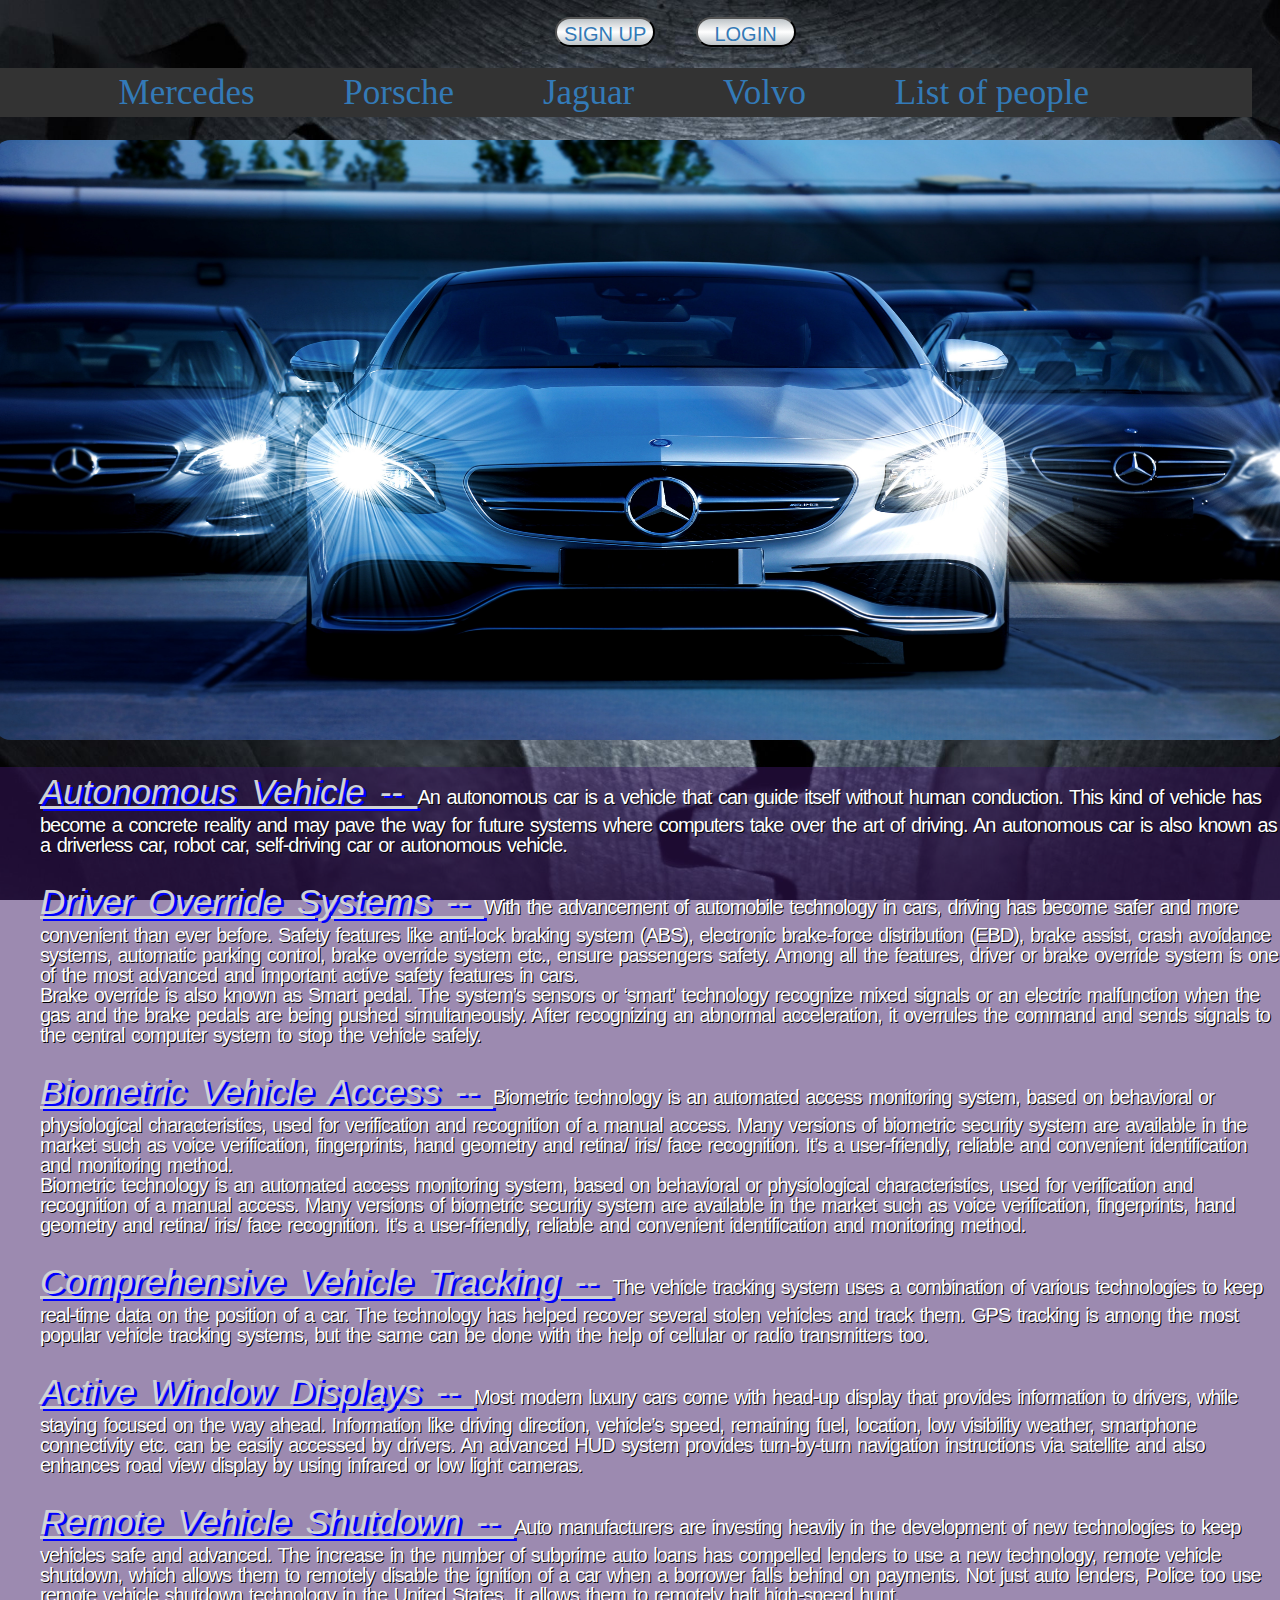
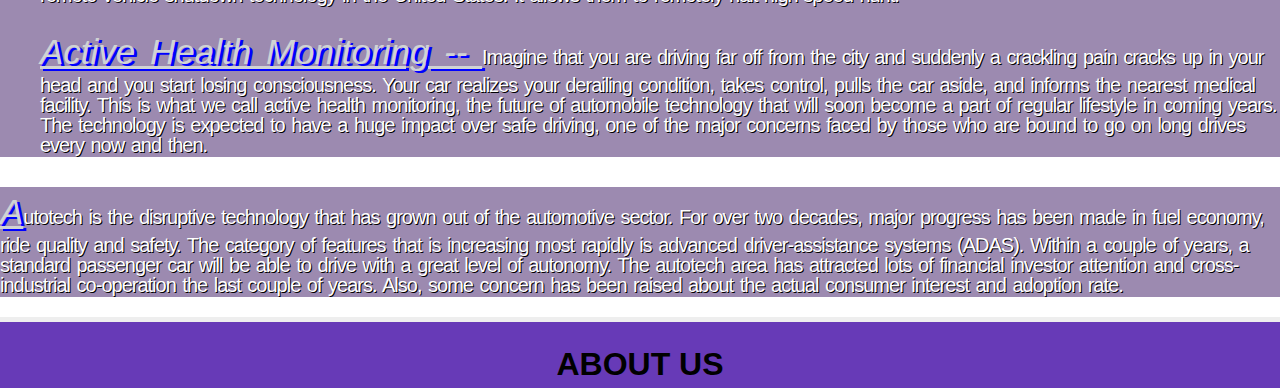
<file: index.html>
<!DOCTYPE html>
<html>
	<link rel="icon" type="image/.png" href="./res/icons/favicon.png">
	<head>
  <meta charset="utf-8">
  <meta name="viewport" content="width=device-width, initial-scale=1">
  <link rel="stylesheet" href="https://maxcdn.bootstrapcdn.com/bootstrap/3.4.0/css/bootstrap.min.css">
  <script src="https://ajax.googleapis.com/ajax/libs/jquery/3.4.1/jquery.min.js"></script>
  <script src="https://maxcdn.bootstrapcdn.com/bootstrap/3.4.0/js/bootstrap.min.js"></script>
		<link rel="stylesheet" type="text/css" href="./css/style.css">
		  	<title>
			   Cars
		    </title>
		    <br>

		    <div class="p">	
			<ul class="q">		
	            
              <a href="./html/signup.html"><button class="button"  >SIGN UP</button></a>
	              <a href="./html/login.html"><button class="button">LOGIN</button></a>
			</ul>
			</div>
		    
			<br>
		
			</head>
		    <meta charset="UTF-8">
	
		
	

		<div class="hu">
		<ul class="h">
      <li class="c"><a href="./html/mercedes.html" target="self" class="links">Mercedes</a></li>
      <li class="c"><a href="./html/porsche.html" target="self" class="links">Porsche</a></li>     
      <li class="c"><a href="./html/jaguar.html" target="self" class="links">Jaguar</font></a></li> 
      <li class="c"><a href="./html/volvo.html" target="self" class="links">Volvo</a></li> 
	   <li class="c"><a href=".\html\apitesting.html" target="self" class="links">List of people</a></li><br>
		</ul> 
		</div>            
</head>


<body class="all">

    	<div class="slideshow">
        <img class="mySlides"  src="./res/images/merslide.png" alt="Mercedes" style="border-radius:18px;width:101%;height: 600px">

   
        <img class="mySlides" src="./res/images/mustslide.png" alt="Mustang" style="border-radius:18px;width:101%;height: 600px">
      
    
     
        <img class="mySlides" src="./res/images/vol.png" alt="Volvo" style="border-radius:18px;width:101%;height: 600px">
      

    
        <img class="mySlides" src="./res/images/audslide.png" alt="Audi" style="border-radius:18px;width:101%;height: 600px">
     

      
        <img class="mySlides" src="./res/images/jagslide.png" alt="Jaguar" style="border-radius:18px;width:101%;height: 600px">
      

      
        <img class="mySlides"  src="./res/images/bmslide.png" alt="BMW" style="border-radius:18px;width:101%;height: 600px">
      

      
        <img class="mySlides" src="./res/images/porseslide.png" alt="Porsche" style="border-radius:18px;width:101%;height: 600px">
      
    </div>

    <script src="api.js"></script>
    
<br>
<br>

	
	
<div class="mainbg">

<ol class="list">
	<li class="color"/>
		 <span class="w3">Autonomous Vehicle --
</span>
<span class="w4">
      An autonomous car is a vehicle that can guide itself without human conduction. This kind of vehicle has become a concrete reality and may pave the way for future systems where computers take over the art of driving. An autonomous car is also known as a driverless car, robot car, self-driving car or autonomous vehicle.
    </span>
		 <br>
		 <br>

<li class="color"/>
<span class="w3">
Driver Override Systems --
</span>
<span class="w4">
With the advancement of automobile technology in cars, driving has become safer and more convenient than ever before. Safety features like anti-lock braking system (ABS), electronic brake-force distribution (EBD), brake assist, crash avoidance systems, automatic parking control, brake override system etc., ensure passengers safety. Among all the features, driver or brake override system is one of the most advanced and important active safety features in cars.
		 <br>
     Brake override is also known as Smart pedal. The system’s sensors or ‘smart’ technology recognize mixed signals or an electric malfunction when the gas and the brake pedals are being pushed simultaneously. After recognizing an abnormal acceleration, it overrules the command and sends signals to the central computer system to stop the vehicle safely.  
   </span>
		 <br>
     <br>

<li class="color" />
<span class="w3">
Biometric Vehicle Access --
</span>
<span class="w4">
Biometric technology is an automated access monitoring system, based on behavioral or physiological characteristics, used for verification and recognition of a manual access. Many versions of biometric security system are available in the market such as voice verification, fingerprints, hand geometry and retina/ iris/ face recognition. It’s a user-friendly, reliable and convenient identification and monitoring method.
<br>
Biometric technology is an automated access monitoring system, based on behavioral or physiological characteristics, used for verification and recognition of a manual access. Many versions of biometric security system are available in the market such as voice verification, fingerprints, hand geometry and retina/ iris/ face recognition. It’s a user-friendly, reliable and convenient identification and monitoring method.
</span>

<br>
		 <br>

<li class="color"/>
<span class="w3">
Comprehensive Vehicle Tracking --
</span>
<span class="w4">
 The vehicle tracking system uses a combination of various technologies to keep real-time data on the position of a car. The technology has helped recover several stolen vehicles and track them. GPS tracking is among the most popular vehicle tracking systems, but the same can be done with the help of cellular or radio transmitters too.
</span>

<br>
		 <br>

<li class="color"/>
<span class="w3">
Active Window Displays --
</span>
<span class="w4">
Most modern luxury cars come with head-up display that provides information to drivers, while staying focused on the way ahead. Information like driving direction, vehicle’s speed, remaining fuel, location, low visibility weather, smartphone connectivity etc. can be easily accessed by drivers.  An advanced HUD system provides turn-by-turn navigation instructions via satellite and also enhances road view display by using infrared or low light cameras.
</span>

<br>
		 <br>

<li class="color"/>
<span class="w3">
  Remote Vehicle Shutdown --
  </span>
  <span class="w4">
  Auto manufacturers are investing heavily in the development of new technologies to keep vehicles safe and advanced. The increase in the number of subprime auto loans has compelled lenders to use a new technology, remote vehicle shutdown, which allows them to remotely disable the ignition of a car when a borrower falls behind on payments. Not just auto lenders, Police too use remote vehicle shutdown technology in the United States. It allows them to remotely halt high-speed hunt.
</span>



<br>
		 <br>

<li class="color"/>
<span class="w3">
  Active Health Monitoring --
</span>
<span class="w4">
 Imagine that you are driving far off from the city and suddenly a crackling pain cracks up in your head and you start losing consciousness. Your car realizes your derailing condition, takes control, pulls the car aside, and informs the nearest medical facility. This is what we call active health monitoring, the future of automobile technology that will soon become a part of regular lifestyle in coming years. The technology is expected to have a huge impact over safe driving, one of the major concerns faced by those who are bound to go on long drives every now and then.
</span>
 </ol>
</div>
<br>
 <div class="mainbg">
<span class="w3">A</span><span class="w4">utotech is the disruptive technology that has grown out of the automotive sector. For over two decades, major progress has been made in fuel economy, ride quality and safety.

The category of features that is increasing most rapidly is advanced driver-assistance systems (ADAS). Within a couple of years, a standard passenger car will be able to drive with a great level of autonomy.

The autotech area has attracted lots of financial investor attention and cross-industrial co-operation the last couple of years. Also, some concern has been raised about the actual consumer interest and adoption rate.
</span>
</div>
<div class="aboutu">
<hr class="hr">
<div class="aboutu1">
         <a href="./html/aboutus.html" class="link1"> ABOUT US </a>
  </div>

</div>
    
</body>

</html>
</file>
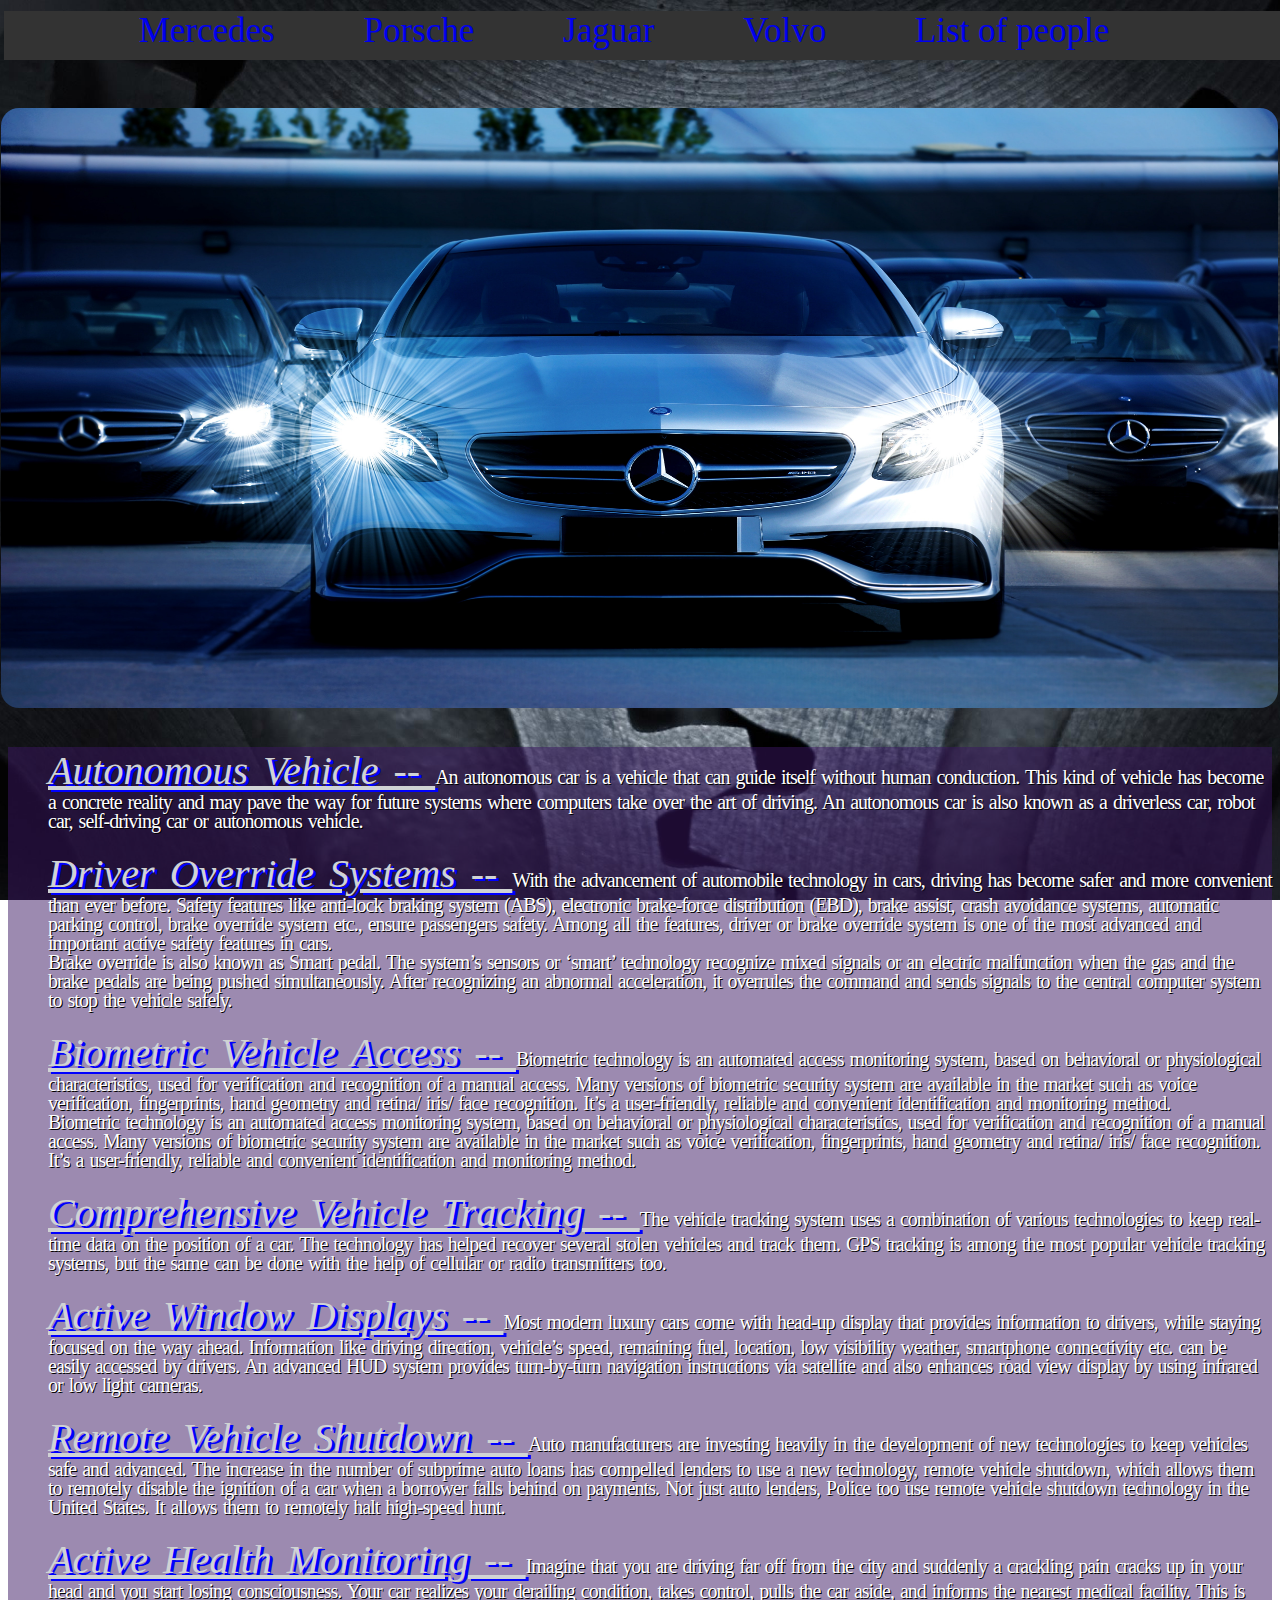
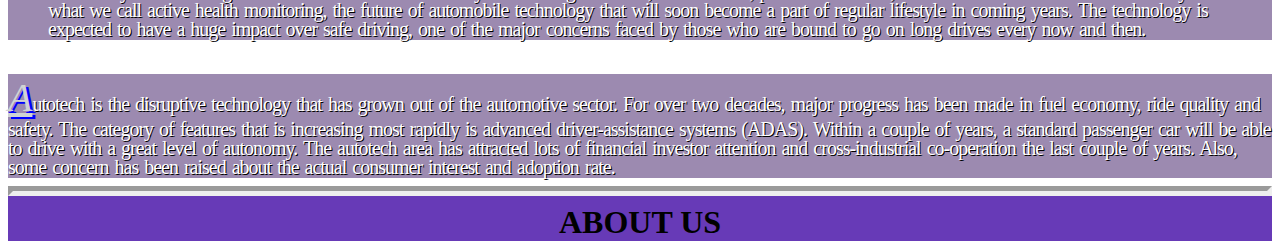
<file: newfrontpage.html>
<!DOCTYPE html>
<html>
	<link rel="icon" type="image/.png" href="./html/res/icons/favicon.png">
	<head>
		<link rel="stylesheet" type="text/css" href="./css/style.css">
		  	<title>
			   Cars
		    </title>
			<br>
		
			</head>
		    <meta charset="UTF-8">
	
		
	

		<div class="hu">
		<ul class="h">
      <li class="c"><a href="./html/mercedes.html" target="self" class="links">Mercedes</a></li>
      <li class="c"><a href="./html/porsche.html" target="self" class="links">Porsche</a></li>     
      <li class="c"><a href="./html/jaguar.html" target="self" class="links">Jaguar</font></a></li> 
      <li class="c"><a href="./html/volvo.html" target="self" class="links">Volvo</a></li> 
	   <li class="c"><a href=".\html\apitesting.html" target="self" class="links">List of people</a></li><br>
		</ul> 
		</div>            
</head>


<body class="all">

    	<div class="slideshow">
        <img class="mySlides"  src="./res/images/merslide.png" alt="Mercedes" style="border-radius:18px;width:101%;height: 600px">

   
        <img class="mySlides" src="./res/images/mustslide.png" alt="Mustang" style="border-radius:18px;width:101%;height: 600px">
      
    
     
        <img class="mySlides" src="./res/images/vol.png" alt="Volvo" style="border-radius:18px;width:101%;height: 600px">
      

    
        <img class="mySlides" src="./res/images/audslide.png" alt="Audi" style="border-radius:18px;width:101%;height: 600px">
     

      
        <img class="mySlides" src="./res/images/jagslide.png" alt="Jaguar" style="border-radius:18px;width:101%;height: 600px">
      

      
        <img class="mySlides"  src="./res/images/bmslide.png" alt="BMW" style="border-radius:18px;width:101%;height: 600px">
      

      
        <img class="mySlides" src="./res/images/porseslide.png" alt="Porsche" style="border-radius:18px;width:101%;height: 600px">
      
    </div>

    <script src="api.js"></script>
    
<br>
<br>

	
	
<div class="mainbg">

<ol class="list">
	<li class="color"/>
		 <span class="w3">Autonomous Vehicle --
</span>
<span class="w4">
      An autonomous car is a vehicle that can guide itself without human conduction. This kind of vehicle has become a concrete reality and may pave the way for future systems where computers take over the art of driving. An autonomous car is also known as a driverless car, robot car, self-driving car or autonomous vehicle.
    </span>
		 <br>
		 <br>

<li class="color"/>
<span class="w3">
Driver Override Systems --
</span>
<span class="w4">
With the advancement of automobile technology in cars, driving has become safer and more convenient than ever before. Safety features like anti-lock braking system (ABS), electronic brake-force distribution (EBD), brake assist, crash avoidance systems, automatic parking control, brake override system etc., ensure passengers safety. Among all the features, driver or brake override system is one of the most advanced and important active safety features in cars.
		 <br>
     Brake override is also known as Smart pedal. The system’s sensors or ‘smart’ technology recognize mixed signals or an electric malfunction when the gas and the brake pedals are being pushed simultaneously. After recognizing an abnormal acceleration, it overrules the command and sends signals to the central computer system to stop the vehicle safely.  
   </span>
		 <br>
     <br>

<li class="color" />
<span class="w3">
Biometric Vehicle Access --
</span>
<span class="w4">
Biometric technology is an automated access monitoring system, based on behavioral or physiological characteristics, used for verification and recognition of a manual access. Many versions of biometric security system are available in the market such as voice verification, fingerprints, hand geometry and retina/ iris/ face recognition. It’s a user-friendly, reliable and convenient identification and monitoring method.
<br>
Biometric technology is an automated access monitoring system, based on behavioral or physiological characteristics, used for verification and recognition of a manual access. Many versions of biometric security system are available in the market such as voice verification, fingerprints, hand geometry and retina/ iris/ face recognition. It’s a user-friendly, reliable and convenient identification and monitoring method.
</span>

<br>
		 <br>

<li class="color"/>
<span class="w3">
Comprehensive Vehicle Tracking --
</span>
<span class="w4">
 The vehicle tracking system uses a combination of various technologies to keep real-time data on the position of a car. The technology has helped recover several stolen vehicles and track them. GPS tracking is among the most popular vehicle tracking systems, but the same can be done with the help of cellular or radio transmitters too.
</span>

<br>
		 <br>

<li class="color"/>
<span class="w3">
Active Window Displays --
</span>
<span class="w4">
Most modern luxury cars come with head-up display that provides information to drivers, while staying focused on the way ahead. Information like driving direction, vehicle’s speed, remaining fuel, location, low visibility weather, smartphone connectivity etc. can be easily accessed by drivers.  An advanced HUD system provides turn-by-turn navigation instructions via satellite and also enhances road view display by using infrared or low light cameras.
</span>

<br>
		 <br>

<li class="color"/>
<span class="w3">
  Remote Vehicle Shutdown --
  </span>
  <span class="w4">
  Auto manufacturers are investing heavily in the development of new technologies to keep vehicles safe and advanced. The increase in the number of subprime auto loans has compelled lenders to use a new technology, remote vehicle shutdown, which allows them to remotely disable the ignition of a car when a borrower falls behind on payments. Not just auto lenders, Police too use remote vehicle shutdown technology in the United States. It allows them to remotely halt high-speed hunt.
</span>



<br>
		 <br>

<li class="color"/>
<span class="w3">
  Active Health Monitoring --
</span>
<span class="w4">
 Imagine that you are driving far off from the city and suddenly a crackling pain cracks up in your head and you start losing consciousness. Your car realizes your derailing condition, takes control, pulls the car aside, and informs the nearest medical facility. This is what we call active health monitoring, the future of automobile technology that will soon become a part of regular lifestyle in coming years. The technology is expected to have a huge impact over safe driving, one of the major concerns faced by those who are bound to go on long drives every now and then.
</span>
 </ol>
</div>
<br>
 <div class="mainbg">
<span class="w3">A</span><span class="w4">utotech is the disruptive technology that has grown out of the automotive sector. For over two decades, major progress has been made in fuel economy, ride quality and safety.

The category of features that is increasing most rapidly is advanced driver-assistance systems (ADAS). Within a couple of years, a standard passenger car will be able to drive with a great level of autonomy.

The autotech area has attracted lots of financial investor attention and cross-industrial co-operation the last couple of years. Also, some concern has been raised about the actual consumer interest and adoption rate.
</span>
</div>
<div class="aboutu">
<hr class="hr">
<div class="aboutu1">
         <a href="./html/aboutus.html" class="link1"> ABOUT US </a>
  </div>

</div>
    
</body>

</html>
</file>
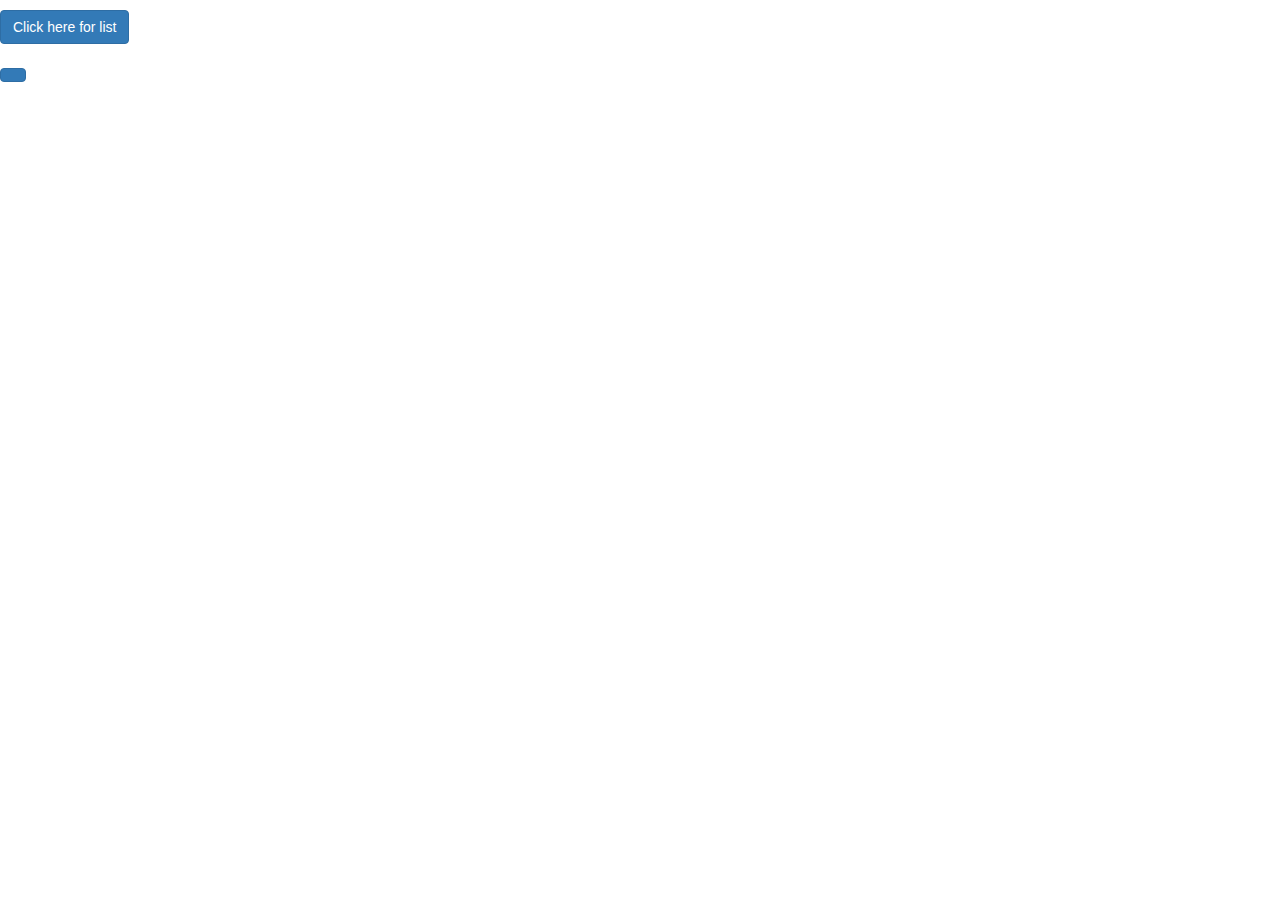
<file: html/apitesting.html>
<!DOCTYPE html>
<html>   
<head>
<meta charset="utf-8">
  <meta name="viewport" content="width=device-width, initial-scale=1">
  <link rel="stylesheet" href="https://maxcdn.bootstrapcdn.com/bootstrap/3.4.0/css/bootstrap.min.css">
  <script src="https://ajax.googleapis.com/ajax/libs/jquery/3.4.1/jquery.min.js"></script>
  <script src="https://maxcdn.bootstrapcdn.com/bootstrap/3.4.0/js/bootstrap.min.js"></script>
  </head>
<body>
<p id="demo"></p>
<div class="div1">

<button type="button" onclick="fun()" class="btn btn-primary">Click here for list</button><br><br>
</div>
<div id="result" class="btn btn-primary"></div>


<script>
function fun() {
  var xhttp;
  var url="https://reqres.in/api/users?page=2";
  
  
  if (window.XMLHttpRequest) {

    // code for modern browsers
    xhttp = new XMLHttpRequest();
  } else {
    // code for IE6, IE5
    xhttp = new ActiveXObject("Microsoft.XMLHTTP");
  }
  xhttp.onreadystatechange = function() {
    if (this.readyState == 4 && this.status == 200) {
      document.getElementById("result").innerHTML = this.responseText;
      var obj=JSON.parse(this.responseText);
      var res=" ";
      for (i=0;i<6;i++){
      var res=res+"id="+obj.data[i].id+'<br>';
      var res=res+"email="+obj.data[i].email+'<br>';
      var res=res+"first-name="+obj.data[i].first_name+'<br>';
      var res=res+"las-name="+obj.data[i].last_name+'<br>';  
      var res=res+"image="+"<img src='"+obj.data[i].avatar+"'>"+'<br>';    
	  
    }
	

      document.getElementById("result").innerHTML=res;
    }
  };
  xhttp.open("GET", url , true);

  xhttp.send();
  console.log(url);
}
</script>
</body>
</html>
</file>
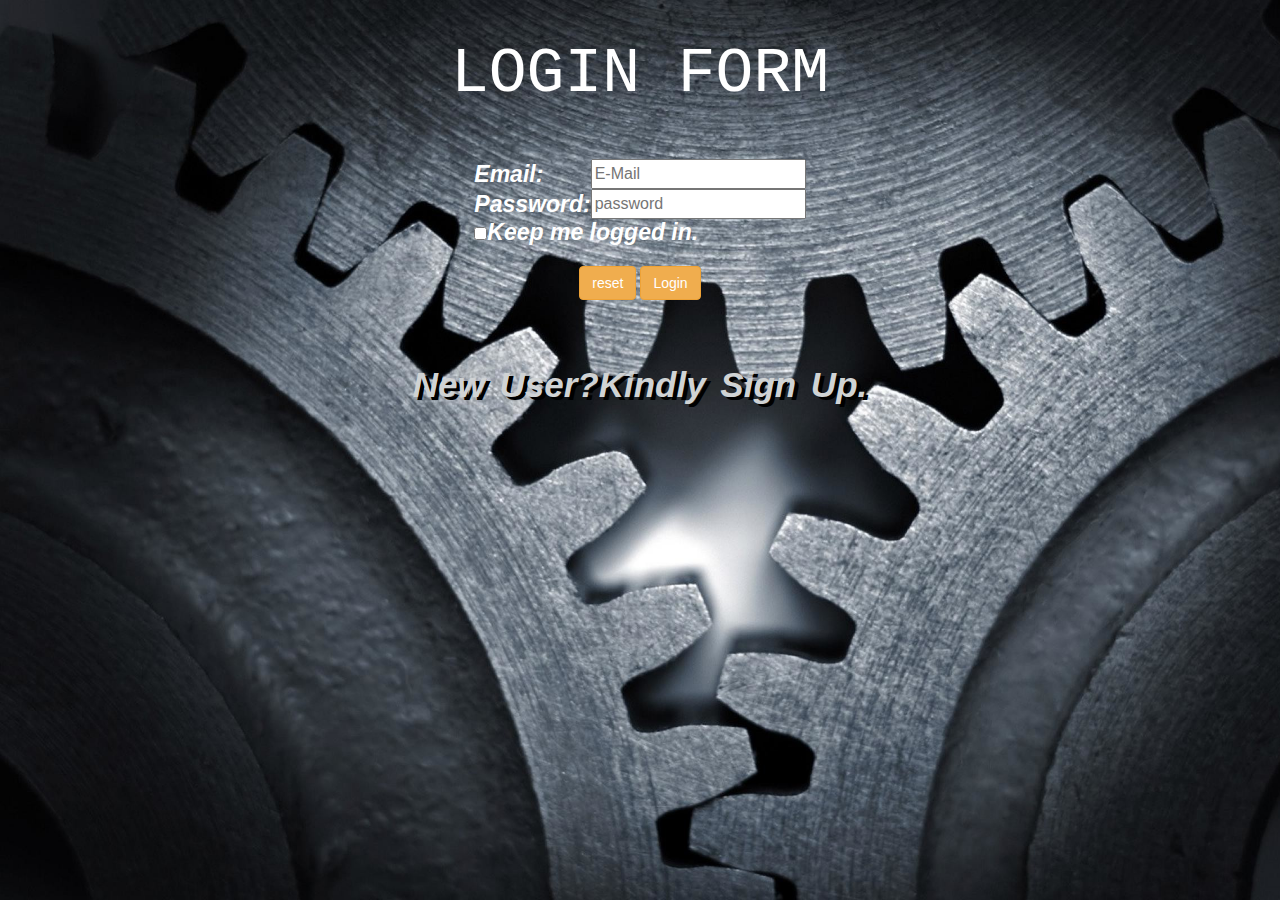
<file: html/login.html>
<html>
<head>
<meta charset="utf-8">
  <meta name="viewport" content="width=device-width, initial-scale=1">
  <link rel="stylesheet" href="https://maxcdn.bootstrapcdn.com/bootstrap/3.4.0/css/bootstrap.min.css">
  <script src="https://ajax.googleapis.com/ajax/libs/jquery/3.4.1/jquery.min.js"></script>
  <script src="https://maxcdn.bootstrapcdn.com/bootstrap/3.4.0/js/bootstrap.min.js"></script>
  </head>
<link rel="stylesheet" type="text/css" href="../css/style.css">
<body class="all" id="result">
	<br>
<h1 class="align">LOGIN FORM</h1>
<form class="login">
<center>
	<table class="form1"><tr>
		<td class="white1" >Email:</td>
		<td><input type="text" id="email" size="20" maxlength="50" name="E-mail" placeholder="E-Mail" style="height:30px;width: 100%" required ></td>
	</tr>
	<br>
<tr>
	<td class="white1" >Password:</td>
	<td>
		<input type="password" id="password1" name="pass" size="20" maxlength="50" placeholder="password"style="height:30px;width: 100%" required></td>
	</tr>
	<br>
<tr>
	<td colspan="2" class="white1">
		<input type="checkbox">Keep me logged in. </td>
	</tr>	
</table>
<br>
<input type="button" value="reset"  class="btn btn-warning">
<input type="button"  value="Login" class="btn btn-warning" onclick="f1()">

<h1 id="demo"></h1>
<h2 id="result"></h2>
<h3 id="url"><a href="C:\Users\acer\OneDrive\Desktop\api project\index.html"></a></h3>



<script src="https://code.jquery.com/jquery-3.3.1.min.js" crossorigin="anonymous"></script>
<script>
	var q1=document.getElementById("email").value;
	var p1=document.getElementById("password1").value;
	var reqObject= {
		"email": q1,
		"password": p1
	}


	var reqBody = JSON.stringify(reqObject);

	function f1()
	{
		var q1=document.getElementById("email").value;
		var p1=document.getElementById("password1").value;
		var reqObject= {
			"email": q1,
			"password": p1
	}
	  
		var xhr = new XMLHttpRequest();
		document.getElementById("demo")
		xhr.open("GET", "https://reqres.in/api/login", true);

		//Send the proper header information along with the request
		xhr.setRequestHeader("Content-Type", "application/json");
			xhr.onreadystatechange = function(){
				if( xhr.readyState == 4) {
				location.replace("https://vaibhavs572.github.io/assesment-project/newfrontpage.html")
					console.log(xhr.responseText);
			}
			}
		
		xhr.onload = function(){
			//console.log("This the response from server", xhr.responseText);
	};
	//console.log(typeof reqBody);
	xhr.send(reqObject);
	}


//Send an AJAX request when the page loads
	$(document).ready(function(){
		console.log('document is ready');

	$.ajax({
		url: "https://reqres.in/api/login",
		type: "POST",
		data: reqObject,
		success: function(response){
			console.log(response);
    },
		error: function(jqXHR, errorText, error){
			console.log("We have an error", error);
    }
});
});

	</script>

 <br>
 <br>
<a href="signup.html" class="kindly" > New User?Kindly Sign Up. </a>
</center>
</form>
</fieldset>
</body>
</html>
</file>
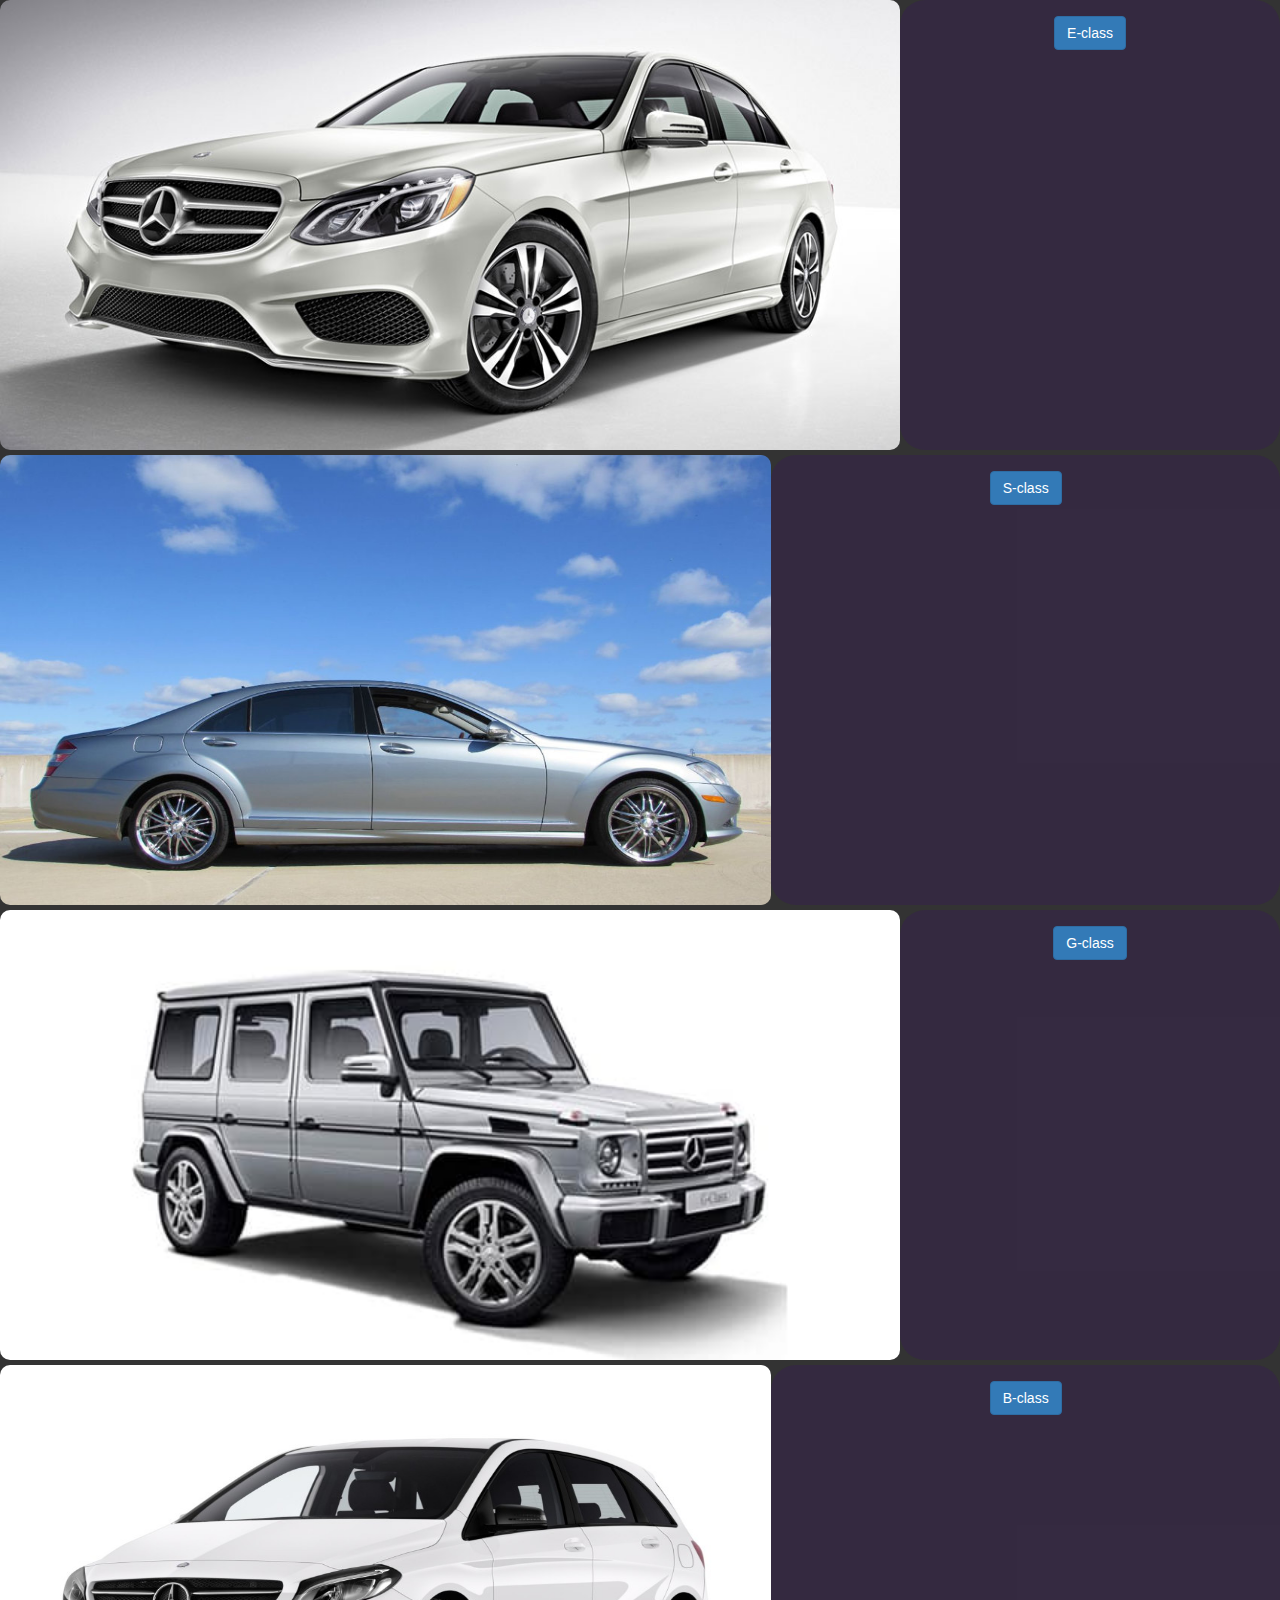
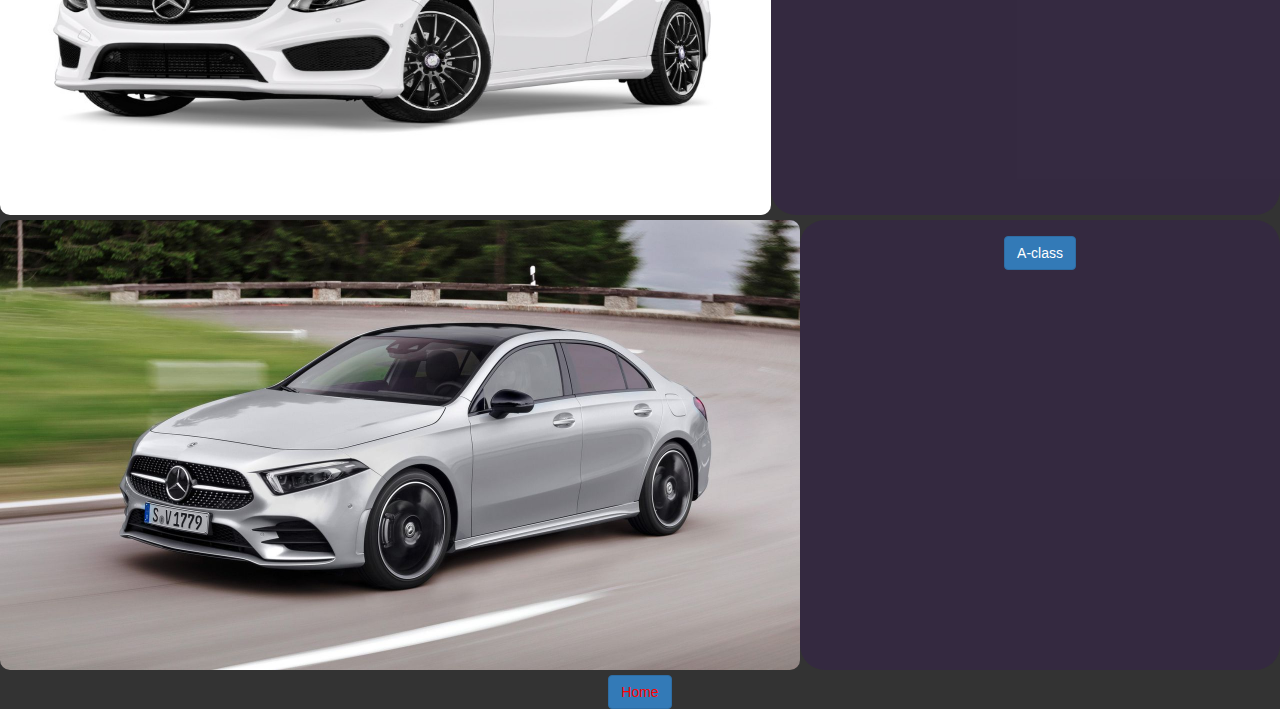
<file: html/mercedes.html>
<!DOCTYPE html>
<html>
<head>
	<title>MERCEDES</title>
	<meta charset="utf-8">
  <meta name="viewport" content="width=device-width, initial-scale=1">
  <link rel="stylesheet" href="https://maxcdn.bootstrapcdn.com/bootstrap/3.4.0/css/bootstrap.min.css">
  <script src="https://ajax.googleapis.com/ajax/libs/jquery/3.4.1/jquery.min.js"></script>
  <script src="https://maxcdn.bootstrapcdn.com/bootstrap/3.4.0/js/bootstrap.min.js"></script>
	 <link rel="stylesheet" type="text/css" href="../css/style.css">
</head>
<body style="background-color: #333;">





	
	<div class="middle">
	<img src="../res/images/eclass.jpg" class="image"  style="border-radius: 10px;width: 950px;height: 450px; ">
	
    <div class="text">
     <button type="button" value="S-class" class="btn btn-primary" onclick="fun2()">E-class</button>
	  <h1 id="demo1"></h1>
	  <div id="result2"></div>
      <script>
	function fun2() {
  var xhttp;
  if (window.XMLHttpRequest) {
    // code for modern browsers
    xhttp = new XMLHttpRequest();
  } else {
    // code for IE6, IE5
    xhttp = new ActiveXObject("Microsoft.XMLHTTP");
  }
  xhttp.onreadystatechange = function() {
    if (this.readyState == 4 && this.status == 200) {
      document.getElementById("result2").innerHTML = this.responseText;
       var obj=JSON.parse(this.responseText);
      var res=" ";
      for (i=1;i<2;i++){
      var res=res+obj.Results[i].MakeId+"<br>"+"<br>";
      var res=res+obj.Results[i].MakeName+"<br>";
	  var res=res+obj.Results[i].VehicleTypeId+"<br>"+"<br>";
	   var res=res+obj.Results[i].VehicleTypeName+"<br>";
      }
      document.getElementById("result2").innerHTML=res;
  }
  };
  xhttp.open("GET", "https://vpic.nhtsa.dot.gov/api/vehicles/GetVehicleTypesForMake/merc?format=json" , true);
  xhttp.send();
}
</script>

    </div>
</div>
	<br>
	

	<div class="middle">
	<img src="../res/images/sclass.jpg" class="image" style="border-radius: 10px;width: 930px;height: 450px;">
	<div class="text">
      <button type="button" value="S-class" class="btn btn-primary"onclick="fun1()">S-class</button>
	  <h1 id="demo1"></h1>
	  <div id="result1"></div>
     
    <script>
	function fun1() {
  var xhttp;
  if (window.XMLHttpRequest) {
    // code for modern browsers
    xhttp = new XMLHttpRequest();
  } else {
    // code for IE6, IE5
    xhttp = new ActiveXObject("Microsoft.XMLHTTP");
  }
  xhttp.onreadystatechange = function() {
    if (this.readyState == 4 && this.status == 200) {
      document.getElementById("result1").innerHTML = this.responseText;
       var obj=JSON.parse(this.responseText);
      var res=" ";
      for (i=0;i<1;i++){
      var res=res+obj.Results[i].MakeId+"<br>"+"<br>";
      var res=res+obj.Results[i].MakeName+"<br>";
	  var res=res+obj.Results[i].VehicleTypeId+"<br>"+"<br>";
	   var res=res+obj.Results[i].VehicleTypeName+"<br>";
      }
      document.getElementById("result1").innerHTML=res;
  }
  };
  xhttp.open("GET", "https://vpic.nhtsa.dot.gov/api/vehicles/GetVehicleTypesForMake/merc?format=json" , true);
  xhttp.send();
}
</script>


    </div>
</div>
	<br>

	<div class="middle">
	<img src="../res/images/gclass.jpg" class="image" style="border-radius: 10px;width: 950px;height: 450px;" >
	<div class="text">
     <button type="button" value="S-class" class="btn btn-primary"onclick="fun3()">G-class</button>
	  <h1 id="demo1"></h1>
	  <div id="result3"></div>
      <script>
	function fun3() {
  var xhttp;
  if (window.XMLHttpRequest) {
    // code for modern browsers
    xhttp = new XMLHttpRequest();
  } else {
    // code for IE6, IE5
    xhttp = new ActiveXObject("Microsoft.XMLHTTP");
  }
  xhttp.onreadystatechange = function() {
    if (this.readyState == 4 && this.status == 200) {
      document.getElementById("result3").innerHTML = this.responseText;
       var obj=JSON.parse(this.responseText);
      var res=" ";
      for (i=2;i<3;i++){
      var res=res+obj.Results[i].MakeId+"<br>"+"<br>";
      var res=res+obj.Results[i].MakeName+"<br>";
	  var res=res+obj.Results[i].VehicleTypeId+"<br>"+"<br>";
	   var res=res+obj.Results[i].VehicleTypeName+"<br>";
      }
      document.getElementById("result3").innerHTML=res;
  }
  };
  xhttp.open("GET", "https://vpic.nhtsa.dot.gov/api/vehicles/GetVehicleTypesForMake/merc?format=json" , true);
  xhttp.send();
}
</script>
    </div>
</div>
	<br>

	<div class="middle">
	<img src="../res/images/bclass.jpg" class="image" style="border-radius: 10px;width: 930px;height: 450px;" >
	<div class="text">
     <button type="button" value="S-class"class="btn btn-primary" onclick="fun4()" class="btn btn-warning">B-class</button>
	  <h1 id="demo1"></h1>
	  <div id="result4"></div>
      <script>
	function fun4() {
  var xhttp;
  if (window.XMLHttpRequest) {
    // code for modern browsers
    xhttp = new XMLHttpRequest();
  } else {
    // code for IE6, IE5
    xhttp = new ActiveXObject("Microsoft.XMLHTTP");
  }
  xhttp.onreadystatechange = function() {
    if (this.readyState == 4 && this.status == 200) {
      document.getElementById("result4").innerHTML = this.responseText;
       var obj=JSON.parse(this.responseText);
      var res=" ";
      for (i=3;i<4;i++){
      var res=res+obj.Results[i].MakeId+"<br>";
      var res=res+obj.Results[i].MakeName+"<br>"+"<br>";
	  var res=res+obj.Results[i].VehicleTypeId+"<br>";
	   var res=res+obj.Results[i].VehicleTypeName+"<br>";
      }
      document.getElementById("result4").innerHTML=res;
  }
  };
  xhttp.open("GET", "https://vpic.nhtsa.dot.gov/api/vehicles/GetVehicleTypesForMake/merc?format=json" , true);
  xhttp.send();
}
</script>
    </div>
</div>
	<br>
	<div class="middle">
	<img src="../res/images/aclass.jpg" class="image" style="border-radius: 10px;width: 930px;height: 450px;">
	<div class="text">
     <button type="button" value="S-class" class="btn btn-primary" onclick="fun5()">A-class</button>
	  <h1 id="demo1"></h1>
	  <div id="result5"></div>
      <script>
	function fun5() {
  var xhttp;
  if (window.XMLHttpRequest) {
    // code for modern browsers
    xhttp = new XMLHttpRequest();
  } else {
    // code for IE6, IE5
    xhttp = new ActiveXObject("Microsoft.XMLHTTP");
  }
  xhttp.onreadystatechange = function() {
    if (this.readyState == 4 && this.status == 200) {
      document.getElementById("result5").innerHTML = this.responseText;
       var obj=JSON.parse(this.responseText);
      var res=" ";
      for (i=4;i<5;i++){
      var res=res+obj.Results[i].MakeId+"<br>"+"<br>";
      var res=res+obj.Results[i].MakeName+"<br>";
	  var res=res+obj.Results[i].VehicleTypeId+"<br>"+"<br>";
	   var res=res+obj.Results[i].VehicleTypeName+"<br>";
      }
      document.getElementById("result5").innerHTML=res;
  }
  };
  xhttp.open("GET", "https://vpic.nhtsa.dot.gov/api/vehicles/GetVehicleTypesForMake/merc?format=json" , true);
  xhttp.send();
}
</script>
    </div>
</div>
	<br>
	<center><button type"button" class="btn btn-primary" ><a href="C..\index.html"><font color="red">Home</font></a></button></center>
	
</body>
</html>
</file>
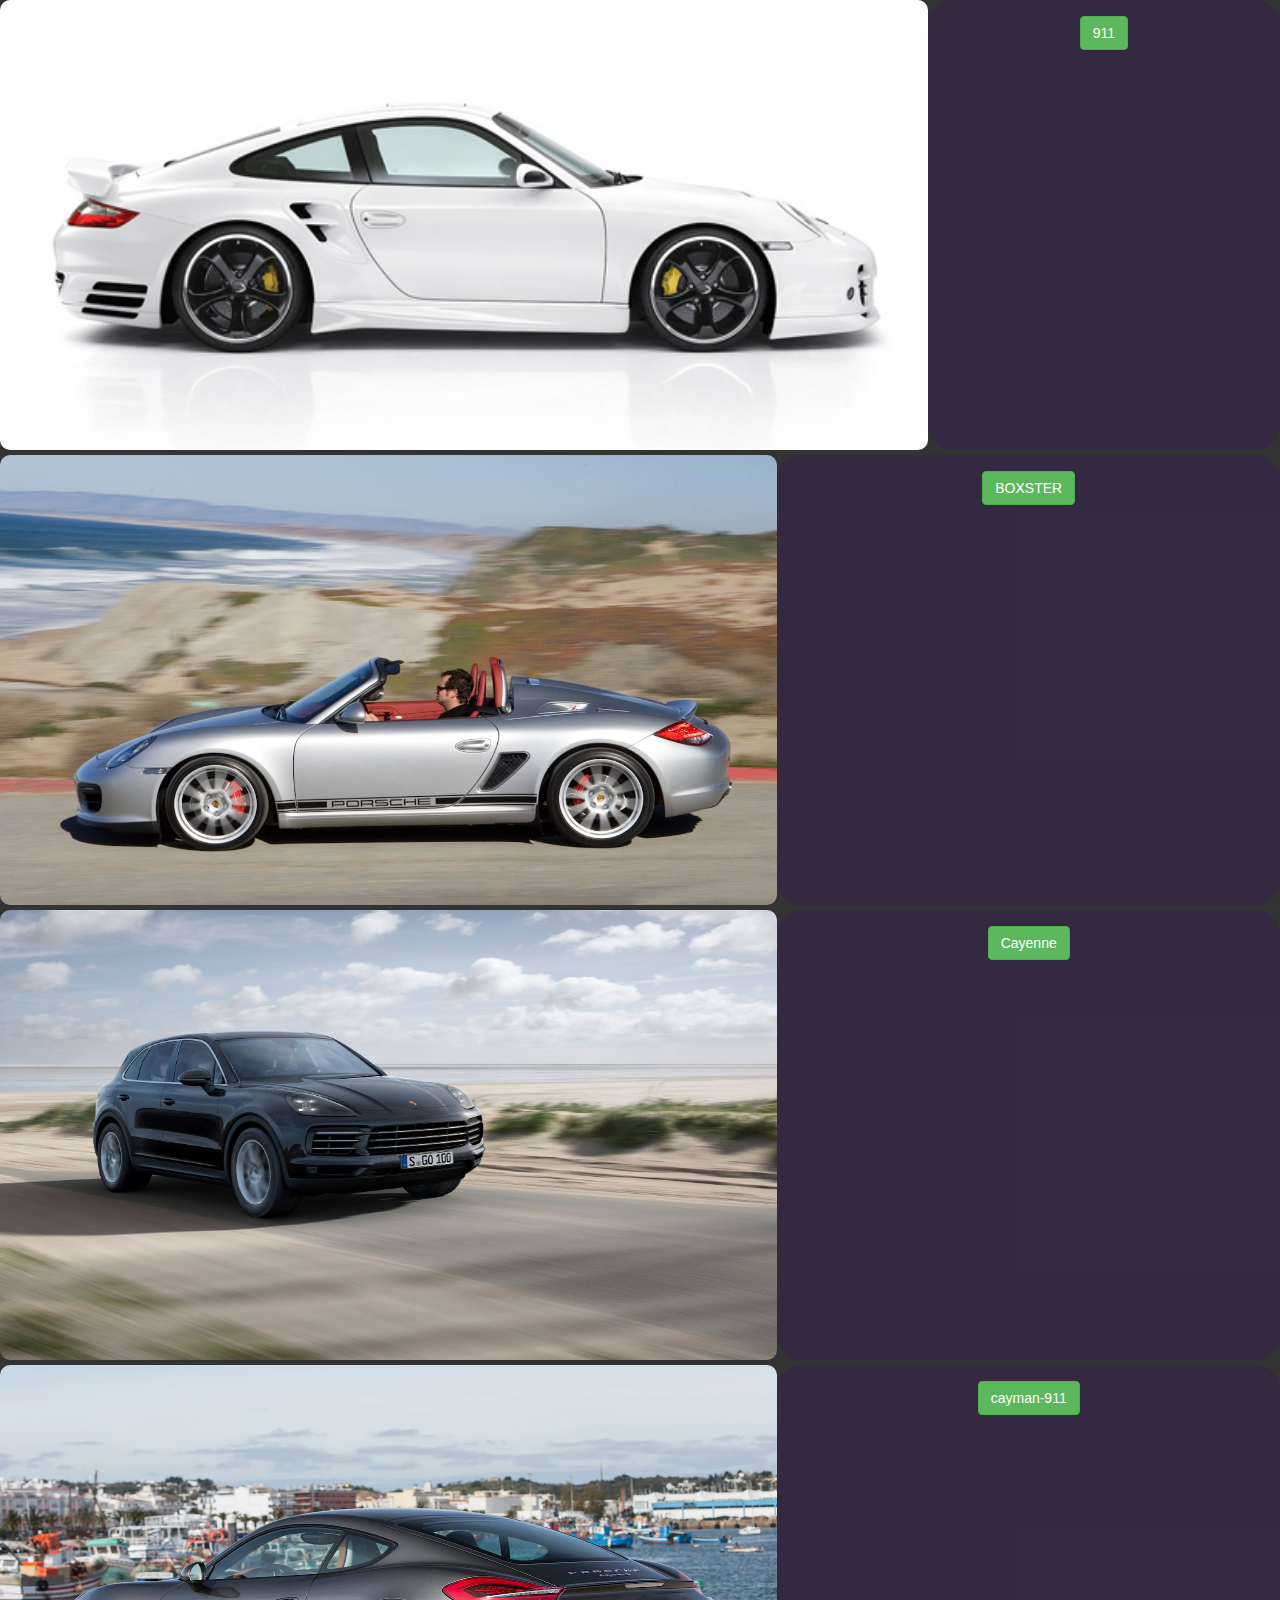
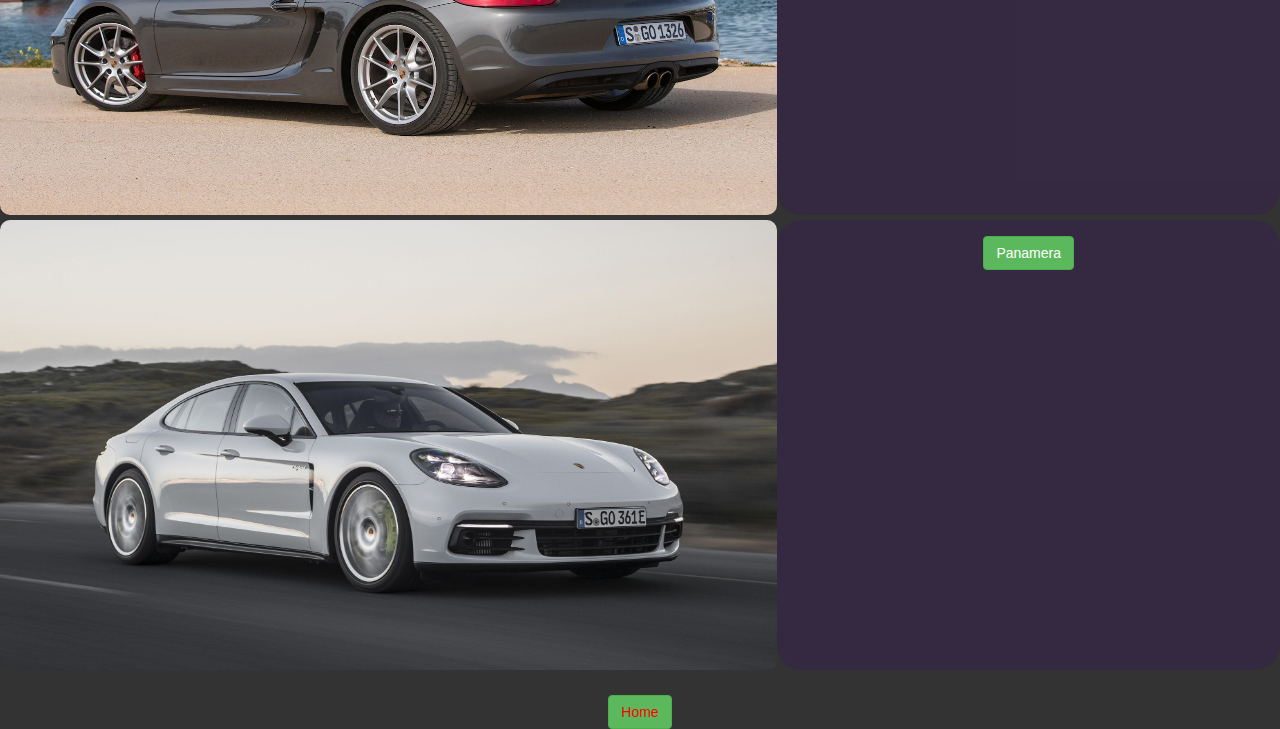
<file: html/porsche.html>
<!DOCTYPE html>
<html>
<head>
	<title>PORSCHE</title>
	 <link rel="stylesheet" type="text/css" href="../css/style.css">
	 <meta charset="utf-8">
  <meta name="viewport" content="width=device-width, initial-scale=1">
  <link rel="stylesheet" href="https://maxcdn.bootstrapcdn.com/bootstrap/3.4.0/css/bootstrap.min.css">
  <script src="https://ajax.googleapis.com/ajax/libs/jquery/3.4.1/jquery.min.js"></script>
  <script src="https://maxcdn.bootstrapcdn.com/bootstrap/3.4.0/js/bootstrap.min.js"></script>
	 <link rel="stylesheet" type="text/css" href="../css/style.css">
</head>
<body style="background-color: #333; ">

	<div class="middle">
	<img src="../res/images/911.jpg" class="image" style="border-radius: 10px;width: 1040px;height: 450px;">
	<div class="text">
      
       <button type="button" value="S-class" class="btn btn-success" onclick="fun2()">911</button>
	  <h1 id="demo1"></h1>
	  <div id="result2"></div>
      <script>
	function fun2() {
  var xhttp;
  if (window.XMLHttpRequest) {
    // code for modern browsers
    xhttp = new XMLHttpRequest();
  } else {
    // code for IE6, IE5
    xhttp = new ActiveXObject("Microsoft.XMLHTTP");
  }
  xhttp.onreadystatechange = function() {
    if (this.readyState == 4 && this.status == 200) {
      document.getElementById("result2").innerHTML = this.responseText;
       var obj=JSON.parse(this.responseText);
      var res=" ";
      for (i=6;i<7;i++){
      var res=res+obj.Results[i].MakeId+'<br>'+"<br>";
      var res=res+obj.Results[i].MakeName+'<br>';
	  var res=res+obj.Results[i].VehicleTypeId+'<br>'+"<br>";
	   var res=res+obj.Results[i].VehicleTypeName+'<br>';
      }
      document.getElementById("result2").innerHTML=res;
  }
  };
  xhttp.open("GET", "https://vpic.nhtsa.dot.gov/api/vehicles/GetVehicleTypesForMake/merc?format=json" , true);
  xhttp.send();
}
</script>
    </div>
</div>
  <br>

	<div class="middle">
	<img src="../res/images/boxster.jpg" class="image" style="border-radius: 10px;width: 950px;height: 450px;" >
	<div class="text">
     
      <button type="button" value="S-class" class="btn btn-success"onclick="fun3()">BOXSTER</button>
	  <h1 id="demo1"></h1>
	  <div id="result3"></div>
      <script>
	function fun3() {
  var xhttp;
  if (window.XMLHttpRequest) {
    // code for modern browsers
    xhttp = new XMLHttpRequest();
  } else {
    // code for IE6, IE5
    xhttp = new ActiveXObject("Microsoft.XMLHTTP");
  }
  xhttp.onreadystatechange = function() {
    if (this.readyState == 4 && this.status == 200) {
      document.getElementById("result3").innerHTML = this.responseText;
       var obj=JSON.parse(this.responseText);
      var res=" ";
      for (i=7;i<8;i++){
      var res=res+obj.Results[i].MakeId+'<br>'+"<br>";
      var res=res+obj.Results[i].MakeName+'<br>';
	  var res=res+obj.Results[i].VehicleTypeId+'<br>'+"<br>";
	   var res=res+obj.Results[i].VehicleTypeName+'<br>';
      }
      document.getElementById("result3").innerHTML=res;
  }
  };
  xhttp.open("GET", "https://vpic.nhtsa.dot.gov/api/vehicles/GetVehicleTypesForMake/merc?format=json" , true);
  xhttp.send();
}
</script>
    </div>
</div>
  <br>

	<div class="middle">
	<img src="../res/images/cayenne.jpg" class="image" style="border-radius: 10px;width: 950px;height: 450px;" >
	<div class="text">
     
       <button type="button" value="S-class" class="btn btn-success" onclick="fun4()">Cayenne</button>
	  <h1 id="demo1"></h1>
	  <div id="result4"></div>
      <script>
	function fun4() {
  var xhttp;
  if (window.XMLHttpRequest) {
    // code for modern browsers
    xhttp = new XMLHttpRequest();
  } else {
    // code for IE6, IE5
    xhttp = new ActiveXObject("Microsoft.XMLHTTP");
  }
  xhttp.onreadystatechange = function() {
    if (this.readyState == 4 && this.status == 200) {
      document.getElementById("result4").innerHTML = this.responseText;
       var obj=JSON.parse(this.responseText);
      var res=" ";
      for (i=9;i<10;i++){
      var res=res+obj.Results[i].MakeId+'<br>'+"<br>";
      var res=res+obj.Results[i].MakeName+'<br>';
	  var res=res+obj.Results[i].VehicleTypeId+'<br>'+"<br>";
	   var res=res+obj.Results[i].VehicleTypeName+'<br>';
      }
      document.getElementById("result4").innerHTML=res;
  }
  };
  xhttp.open("GET", "https://vpic.nhtsa.dot.gov/api/vehicles/GetVehicleTypesForMake/merc?format=json" , true);
  xhttp.send();
}
</script>
    </div>
</div>
  <br>
  
  
	<div class="middle">
	<img src="../res/images/cayman.jpg" class="image" style="border-radius: 10px;width: 950px;height: 450px;" >
	<div class="text">
 <button type="button" value="S-class" class="btn btn-success" onclick="fun5()">cayman-911</button>
	  <h1 id="demo1"></h1>
	  <div id="result5"></div>
      <script>
	function fun5() {
  var xhttp;
  if (window.XMLHttpRequest) {
    // code for modern browsers
    xhttp = new XMLHttpRequest();
  } else {
    // code for IE6, IE5
    xhttp = new ActiveXObject("Microsoft.XMLHTTP");
  }
  xhttp.onreadystatechange = function() {
    if (this.readyState == 4 && this.status == 200) {
      document.getElementById("result5").innerHTML = this.responseText;
       var obj=JSON.parse(this.responseText);
      var res=" ";
      for (i=10;i<11;i++){
      var res=res+obj.Results[i].MakeId+'<br>'+"<br>";
      var res=res+obj.Results[i].MakeName+'<br>';
	  var res=res+obj.Results[i].VehicleTypeId+'<br>'+"<br>";
	   var res=res+obj.Results[i].VehicleTypeName+'<br>';
      }
      document.getElementById("result5").innerHTML=res;
  }
  };
  xhttp.open("GET", "https://vpic.nhtsa.dot.gov/api/vehicles/GetVehicleTypesForMake/merc?format=json" , true);
  xhttp.send();
}
</script>
    </div>
</div>
  <br>



	<div class="middle">
	<img src="../res/images/panamera.jpg" class="image" style="border-radius: 10px;width: 950px;height: 450px;">
	<div class="text">
     
       <button type="button" value=" Panamera" class="btn btn-success" onclick="fun6()"> Panamera</button>
	  <h1 id="demo1"></h1>
	  <div id="result6"></div>
      <script>
	function fun6() {
  var xhttp;
  if (window.XMLHttpRequest) {
    // code for modern browsers
    xhttp = new XMLHttpRequest();
  } else {
    // code for IE6, IE5
    xhttp = new ActiveXObject("Microsoft.XMLHTTP");
  }
  xhttp.onreadystatechange = function() {
    if (this.readyState == 4 && this.status == 200) {
      document.getElementById("result6").innerHTML = this.responseText;
       var obj=JSON.parse(this.responseText);
      var res=" ";
      for (i=11;i<12;i++){
      var res=res+obj.Results[i].MakeId+'<br>'+"<br>";
      var res=res+obj.Results[i].MakeName+'<br>';
	  var res=res+obj.Results[i].VehicleTypeId+'<br>'+"<br>";
	   var res=res+obj.Results[i].VehicleTypeName+'<br>';
      }
      document.getElementById("result6").innerHTML=res;
  }
  };
  xhttp.open("GET", "https://vpic.nhtsa.dot.gov/api/vehicles/GetVehicleTypesForMake/merc?format=json" , true);
  xhttp.send();
}
</script>
    </div>
</div>
  <br>
<br>
<center><button type"button" class="btn btn-success" ><a href="C:\Users\acer\OneDrive\Desktop\api project\index.html"><font color="red">Home</font></a></button></center>
</body>
</html>
</file>
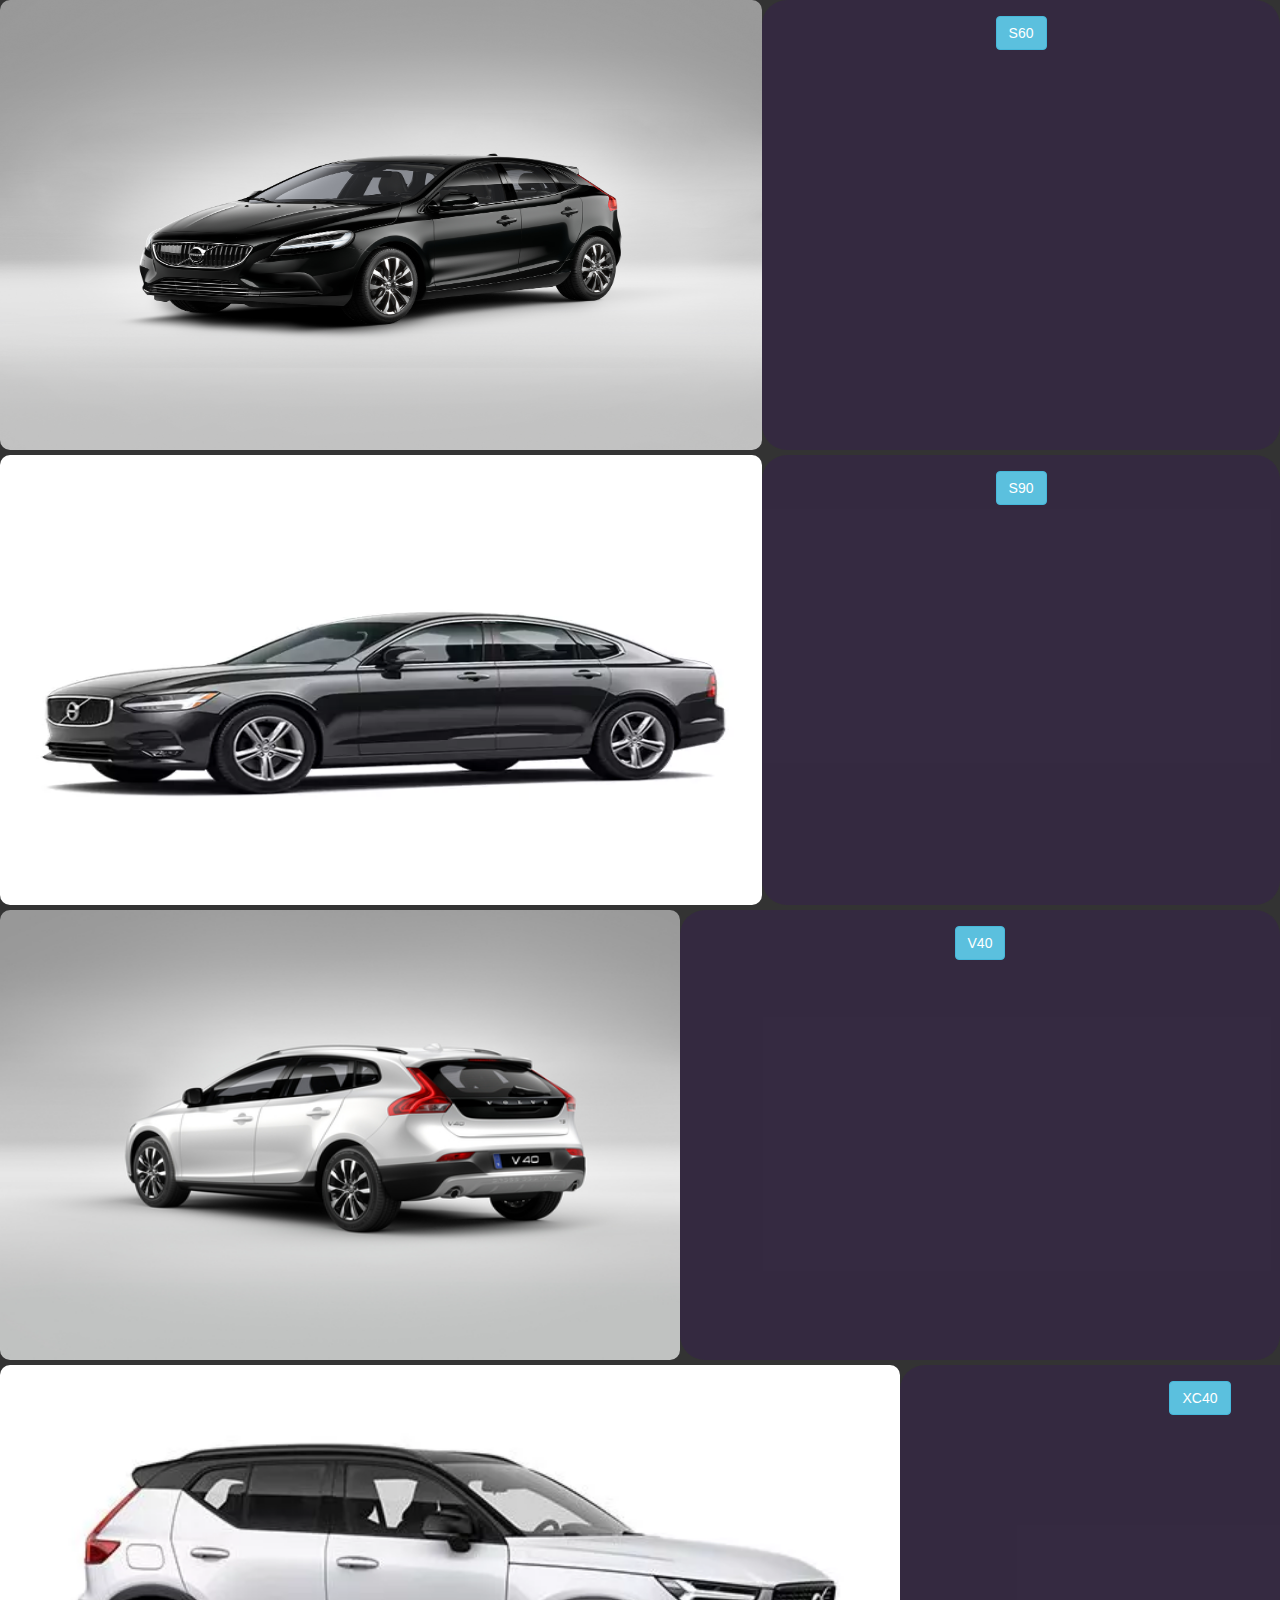
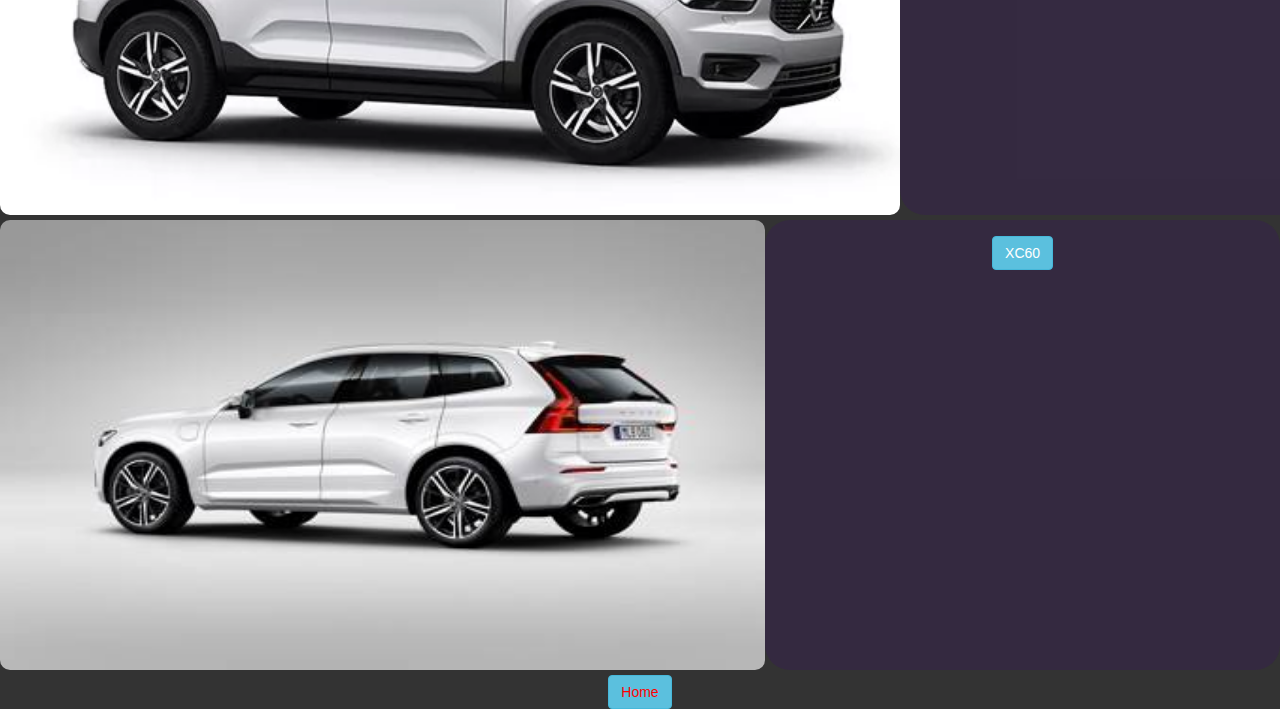
<file: html/volvo.html>
<!DOCTYPE html>
<html>
<head>
	<title>VOLVO</title>
	 <link rel="stylesheet" type="text/css" href="../css/style.css">
	 <meta charset="utf-8">
  <meta name="viewport" content="width=device-width, initial-scale=1">
  <link rel="stylesheet" href="https://maxcdn.bootstrapcdn.com/bootstrap/3.4.0/css/bootstrap.min.css">
  <script src="https://ajax.googleapis.com/ajax/libs/jquery/3.4.1/jquery.min.js"></script>
  <script src="https://maxcdn.bootstrapcdn.com/bootstrap/3.4.0/js/bootstrap.min.js"></script>
	 <link rel="stylesheet" type="text/css" href="../css/style.css">
</head>
<body style="background-color: #333; ">

	<div class="middle">
	<img src="../res/images/S60.jpg" class="image" style="border-radius: 10px;width: 900px;height: 450px;" >
    <div class="text">
     <button type="button" value="S-class" class="btn btn-info" onclick="fun2()">S60</button>
	  <h1 id="demo1"></h1>
	  <div id="result2"></div>
      <script>
	function fun2() {
  var xhttp;
  if (window.XMLHttpRequest) {
    // code for modern browsers
    xhttp = new XMLHttpRequest();
  } else {
    // code for IE6, IE5
    xhttp = new ActiveXObject("Microsoft.XMLHTTP");
  }
  xhttp.onreadystatechange = function() {
    if (this.readyState == 4 && this.status == 200) {
      document.getElementById("result2").innerHTML = this.responseText;
       var obj=JSON.parse(this.responseText);
      var res=" ";
      for (i=18;i<19;i++){
      var res=res+obj.Results[i].MakeId+'<br>'+"<br>";
      var res=res+obj.Results[i].MakeName+'<br>';
	  var res=res+obj.Results[i].VehicleTypeId+'<br>'+"<br>";
	   var res=res+obj.Results[i].VehicleTypeName+'<br>';
      }
      document.getElementById("result2").innerHTML=res;
  }
  };
  xhttp.open("GET", "https://vpic.nhtsa.dot.gov/api/vehicles/GetVehicleTypesForMake/merc?format=json" , true);
  xhttp.send();
}
</script>
    </div>
    </div>
	</div>

<div class="middle">
	<img src="../res/images/S90.jpg" class="image" style="border-radius: 10px;width: 900px;height: 450px;" >
	
    <div class="text">
      <button type="button" value="S-class" class="btn btn-info" onclick="fun3()">S90</button>
	  <h1 id="demo1"></h1>
	  <div id="result3"></div>
      <script>
	function fun3() {
  var xhttp;
  if (window.XMLHttpRequest) {
    // code for modern browsers
    xhttp = new XMLHttpRequest();
  } else {
    // code for IE6, IE5
    xhttp = new ActiveXObject("Microsoft.XMLHTTP");
  }
  xhttp.onreadystatechange = function() {
    if (this.readyState == 4 && this.status == 200) {
      document.getElementById("result3").innerHTML = this.responseText;
       var obj=JSON.parse(this.responseText);
      var res=" ";
      for (i=21;i<22;i++){
      var res=res+obj.Results[i].MakeId+'<br>'+"<br>";
      var res=res+obj.Results[i].MakeName+'<br>';
	  var res=res+obj.Results[i].VehicleTypeId+'<br>'+"<br>";
	   var res=res+obj.Results[i].VehicleTypeName+'<br>';
      }
      document.getElementById("result3").innerHTML=res;
  }
  };
  xhttp.open("GET", "https://vpic.nhtsa.dot.gov/api/vehicles/GetVehicleTypesForMake/merc?format=json" , true);
  xhttp.send();
}
</script>
    </div>
    </div>
	</div>
	

	<div class="middle">
	<img src="../res/images/V40.jpg" class="image" style="border-radius: 10px;width: 2960px;height: 450px;" >
	<div class="middle">
    <div class="text">
      <button type="button" value="S-class" class="btn btn-info" onclick="fun4()">V40</button>
	  <h1 id="demo1"></h1>
	  <div id="result4"></div>
      <script>
	function fun4() {
  var xhttp;
  if (window.XMLHttpRequest) {
    // code for modern browsers
    xhttp = new XMLHttpRequest();
  } else {
    // code for IE6, IE5
    xhttp = new ActiveXObject("Microsoft.XMLHTTP");
  }
  xhttp.onreadystatechange = function() {
    if (this.readyState == 4 && this.status == 200) {
      document.getElementById("result4").innerHTML = this.responseText;
       var obj=JSON.parse(this.responseText);
      var res=" ";
      for (i=19;i<20;i++){
      var res=res+obj.Results[i].MakeId+'<br>'+"<br>";
      var res=res+obj.Results[i].MakeName+'<br>';
	  var res=res+obj.Results[i].VehicleTypeId+'<br>'+"<br>";
	   var res=res+obj.Results[i].VehicleTypeName+'<br>';
      }
      document.getElementById("result4").innerHTML=res;
  }
  };
  xhttp.open("GET", "https://vpic.nhtsa.dot.gov/api/vehicles/GetVehicleTypesForMake/merc?format=json" , true);
  xhttp.send();
}
</script>
    

    </div>
    </div>
	</div>

	<div class="middle">
	<img src="../res/images/XC40.jpg" class="image" style="border-radius: 10px;width: 2960px;height: 450px;" >
	<div class="middle">
    <div class="text">
     <button type="button" value="S-class" class="btn btn-info" onclick="fun5()">XC40</button>
	  <h1 id="demo1"></h1>
	  <div id="result5"></div>
      <script>
	function fun5() {
  var xhttp;
  if (window.XMLHttpRequest) {
    // code for modern browsers
    xhttp = new XMLHttpRequest();
  } else {
    // code for IE6, IE5
    xhttp = new ActiveXObject("Microsoft.XMLHTTP");
  }
  xhttp.onreadystatechange = function() {
    if (this.readyState == 4 && this.status == 200) {
      document.getElementById("result5").innerHTML = this.responseText;
       var obj=JSON.parse(this.responseText);
      var res=" ";
      for (i=17;i<18;i++){
      var res=res+obj.Results[i].MakeId+'<br>'+"<br>";
      var res=res+obj.Results[i].MakeName+'<br>';
	  var res=res+obj.Results[i].VehicleTypeId+'<br>'+"<br>";
	   var res=res+obj.Results[i].VehicleTypeName+'<br>';
      }
      document.getElementById("result5").innerHTML=res;
  }
  };
  xhttp.open("GET", "https://vpic.nhtsa.dot.gov/api/vehicles/GetVehicleTypesForMake/merc?format=json" , true);
  xhttp.send();
}
</script>
    </div>
    </div>
	</div>
	

	<div class="middle">
	<img src="../res/images/XC60.jpg" class="image" style="border-radius: 10px;width: 910px;height: 450px;" > 
	
    <div class="text">
     <button type="button" value="S-class" onclick="fun6()" class="btn btn-info">XC60</button>
	  <h1 id="demo1"></h1>
	  <div id="result6"></div>
      <script>
	function fun6() {
  var xhttp;
  if (window.XMLHttpRequest) {
    // code for modern browsers
    xhttp = new XMLHttpRequest();
  } else {
    // code for IE6, IE5
    xhttp = new ActiveXObject("Microsoft.XMLHTTP");
  }
  xhttp.onreadystatechange = function() {
    if (this.readyState == 4 && this.status == 200) {
      document.getElementById("result6").innerHTML = this.responseText;
       var obj=JSON.parse(this.responseText);
      var res=" ";
      for (i=12;i<13;i++){
      var res=res+obj.Results[i].MakeId+'<br>'+"<br>";
      var res=res+obj.Results[i].MakeName+'<br>';
	  var res=res+obj.Results[i].VehicleTypeId+'<br>'+"<br>";
	   var res=res+obj.Results[i].VehicleTypeName+'<br>';
      }
      document.getElementById("result6").innerHTML=res;
  }
  };
  xhttp.open("GET", "https://vpic.nhtsa.dot.gov/api/vehicles/GetVehicleTypesForMake/merc?format=json" , true);
  xhttp.send();
}
</script>
    </div>
    </div>
	</div>

	

	
<center><button type"button" class="btn btn-info" ><a href="C:\Users\acer\OneDrive\Desktop\api project\index.html"><font color="red">Home</font></a></button></center>
</body>
</html>
</file>
<file: css/style.css>
.q{
	text-align: center;
font-size:30px;
width:96%;
list-style-type: none;
margin-top: -10px;
margin-left: 27px;
}

.slideshow{
		text-align: center;
}

.p{
	text-align: center;

}
.hu{
	text-align: center;
}


h1{
	font-family: courier;
}



li.b{
display: inline;
margin-right:20%;
}


.h a{
	text-decoration: none;
	}

.h{
	background:#333;
	margin-left:-4px;
	width: 98.1%;
 	height: 49px;
	font-size:35px ;
	font-family:cursive;
	margin-top: -15px;

}

.links:hover { background-color: black;}


.c{
display: inline;
margin-right:60pt;
text-decoration:none;
}
	


.a{
	text-decoration:none;
 color: white;
 text-shadow: 0 0 10px blue;
 font-size:45px;
  }



p{
	font-size:45px;
	color:#ea2027;
	font-family: serif;
	background: #ecf0f1;
	height:70px;
	margin:-12px;
	padding: 20px;
	width: 98.4%;
	text-align:center
}



.all{
	background-image:url(../res/images/main.jpg);
	background-size:cover;
	background-repeat:no-repeat;
	background-attachment:fixed;
}



.w3{
	font-size: 2.5em;
	color: #D0D3D4 ;
	text-decoration: underline;
	 text-transform: capitalize;
	 word-spacing: 5px;
	
	text-shadow: 3px 2px blue;
	 font-style: italic;
	}

.w4{
	color: white;
	font-size: 20px;
	text-indent: 50px;
	letter-spacing: -1px;
	line-height: 0.8;
	 word-spacing: 2px;
	text-shadow: 1px 0.5px black;
}


.content{
	color: white;
	text-decoration: none;
}



.button{
	margin-right: 100pt;
	width: 100px;
	height: 30px;
	border-radius: 15px;
	font-size: 20px;
	background:linear-gradient(to bottom,#bdc3c7 , white ,#bdc3c7);
	margin-left: 30px;
	}

.bg{
	background-color: #ecf0f1  ;
	border-radius: 10px;

}

.align{
	text-align: center;
	color: white;
	font-size: 4.5em;
}

.white1{
	color: white;
	font-size: 23px;
	font-weight: bold;
	font-style: italic;
}

.kindly{
	
	font-weight: bold;
	text-align: center;
	font-size: 2.5em;
	color: #D0D3D4 ;
	 text-transform: capitalize;
	 word-spacing: 5px;
	text-shadow: 4px 3px black;
	 font-style: italic;
}

.white2{
	font-size: 25px;
}



.list{
	list-style-type: none;
}

.mainbg{
	background-color: rgba(57,21,97,0.5);
}
.hr{
	border-width: 5px;
}

.aboutu{

	background-color: #673AB7;
}
.aboutu1
			{
				text-align: center;
				font-weight: bolder;
				font-size: 32px;

				
}

.aboutus{

	background-color: #673AB7;
	margin-top: -10px;
	width: 102.5%;
	margin-left: -2%;
	height: 50px;
	text-align: center;

}


.aboutus1
			{
				text-align: center;
				font-weight: bolder;
				font-size: 40px;

				
}


.link1{
	text-decoration: none;
}

a.link1:link {
    color: black;
}

a.link1:visited {
    color: black;
}

a.link1:hover {
    color: red;
}

a.link1:active {
    color: black;
} 

}
.image {
  opacity: 1;

  display: block;
  height: 1000px;
}


.text {
  background-color: rgba(57,21,97,0.3);
width: 600px;
  color: white;
border-radius:25px;
  font-size: 16px;
  padding: 16px 32px;
  text-align: center;
}
.ausbg {
	background-image:url(../res/images/aboutus.png);
	background-size:cover;
	background-repeat:no-repeat; 
}
.ealerts{
	color: red;
	font-size: 30px;
}
.subealerts{
	text-align: center;
}
.details{
	font-family: cursive;
	font-size: 18px;
}
.mySlides{height:400px;
	width: 100.71%;
	position: relative;
	top: 13px;
	margin-left:-7px;

}
.middle{
	display: inline-flex;
	height:450px;
	width:100%;
}

.button{
	  margin-top: 1px;
  	margin-right: 2px;
 left: 100px;
  top: 150px;
}
}
</file>
